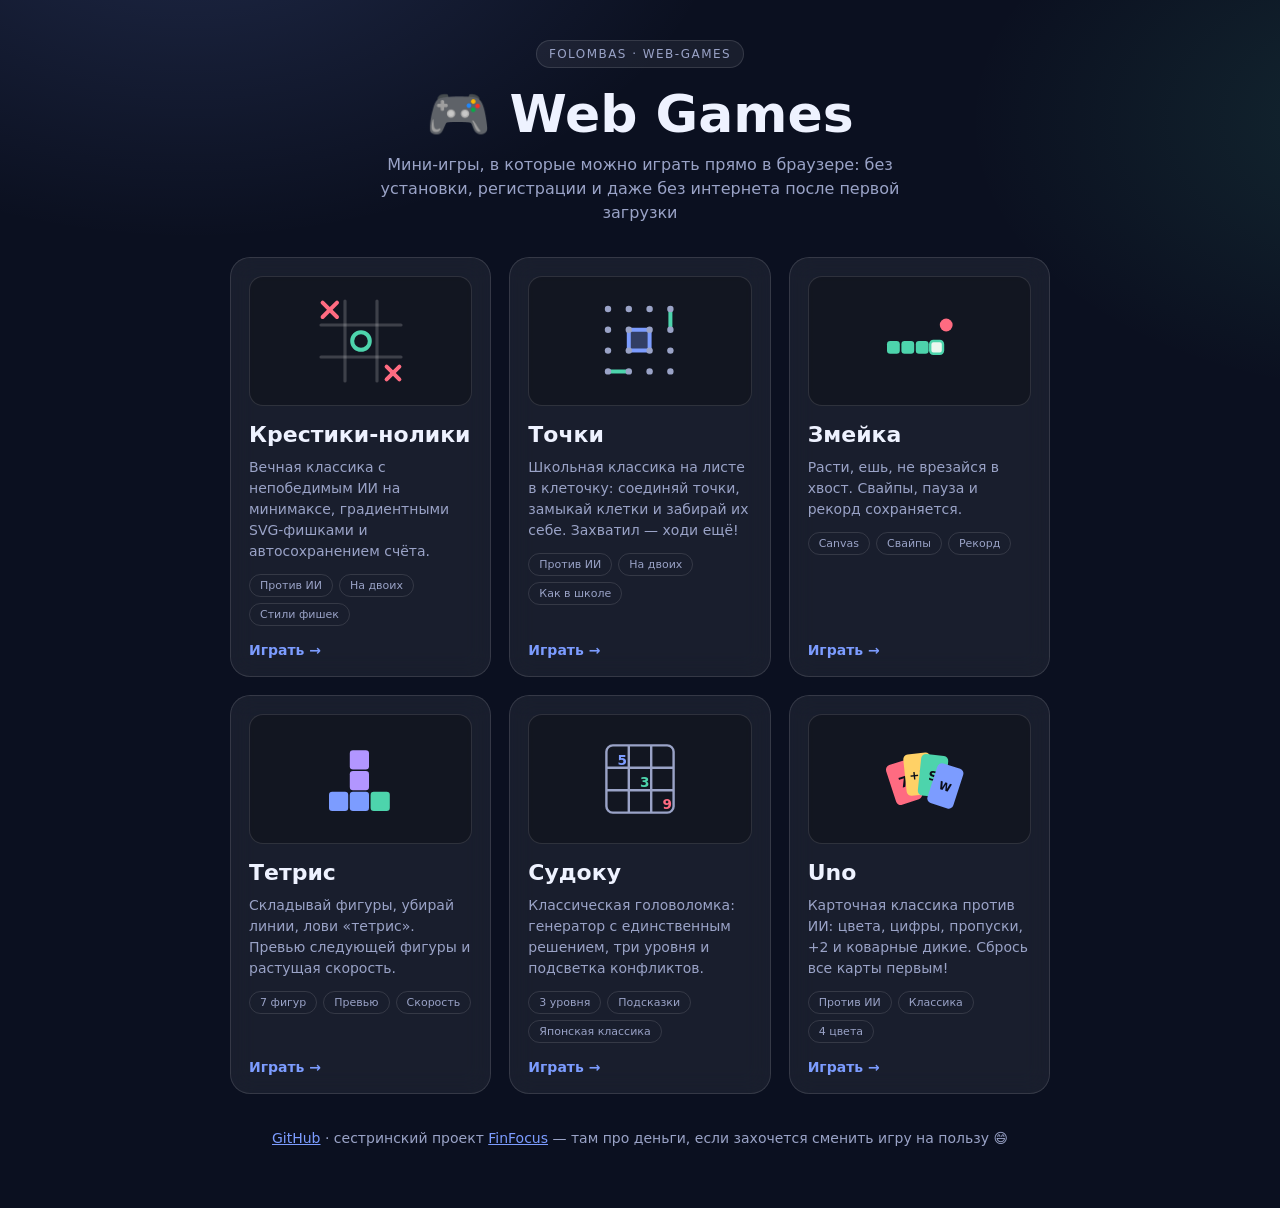
<file: index.html>
<!doctype html>
<html lang="ru">
<head>
  <meta charset="utf-8" />
  <meta name="viewport" content="width=device-width, initial-scale=1" />
  <title>Web Games — коллекция мини-игр</title>
  <meta name="description" content="Шесть браузерных мини-игр: крестики-нолики, точки, змейка, тетрис, судоку и Uno против ИИ. Без установки и регистрации." />
  <meta name="theme-color" content="#0b1020" />
  <meta property="og:title" content="Web Games — коллекция мини-игр" />
  <meta property="og:description" content="Крестики-нолики, точки, змейка, тетрис, судоку и Uno — прямо в браузере." />
  <meta property="og:type" content="website" />
  <meta property="og:url" content="https://folombas.github.io/web-games/" />
  <link rel="canonical" href="https://folombas.github.io/web-games/" />
  <link rel="icon" href="favicon.svg" />
  <link rel="stylesheet" href="styles.css" />
</head>
<body>
  <a class="skip-link" href="#main">Перейти к содержимому</a>
  <main class="app" id="main">
    <header class="app__header">
      <span class="app__badge">folombas · web-games</span>
      <h1 class="app__title">🎮 Web Games</h1>
      <p class="app__subtitle">Мини-игры, в которые можно играть прямо в браузере: без установки, регистрации и даже без интернета после первой загрузки</p>
    </header>

    <section class="cards" aria-label="Игры коллекции">
      <a class="card card--playable" href="tic-tac-toe/">
        <div class="card__preview">
          <svg viewBox="0 0 120 120" class="preview-svg" aria-hidden="true">
            <line x1="40" y1="10" x2="40" y2="110" stroke="rgba(255,255,255,0.18)" stroke-width="4" stroke-linecap="round"/>
            <line x1="80" y1="10" x2="80" y2="110" stroke="rgba(255,255,255,0.18)" stroke-width="4" stroke-linecap="round"/>
            <line x1="10" y1="40" x2="110" y2="40" stroke="rgba(255,255,255,0.18)" stroke-width="4" stroke-linecap="round"/>
            <line x1="10" y1="80" x2="110" y2="80" stroke="rgba(255,255,255,0.18)" stroke-width="4" stroke-linecap="round"/>
            <g stroke="#ff6b81" stroke-width="5" stroke-linecap="round">
              <line x1="12" y1="12" x2="30" y2="30"/>
              <line x1="30" y1="12" x2="12" y2="30"/>
            </g>
            <circle cx="60" cy="60" r="11" stroke="#4dd4ac" stroke-width="5" fill="none"/>
            <g stroke="#ff6b81" stroke-width="5" stroke-linecap="round">
              <line x1="92" y1="92" x2="108" y2="108"/>
              <line x1="108" y1="92" x2="92" y2="108"/>
            </g>
          </svg>
        </div>
        <h2 class="card__title">Крестики-нолики</h2>
        <p class="card__desc">Вечная классика с непобедимым ИИ на минимаксе, градиентными SVG-фишками и автосохранением счёта.</p>
        <ul class="card__tags"><li>Против ИИ</li><li>На двоих</li><li>Стили фишек</li></ul>
        <span class="card__cta">Играть →</span>
      </a>

      <a class="card card--playable" href="dots/">
        <div class="card__preview">
          <svg viewBox="0 0 120 120" class="preview-svg" aria-hidden="true">
            <rect x="47" y="47" width="26" height="26" rx="5" fill="rgba(124,156,255,0.30)"/>
            <g stroke="#7c9cff" stroke-width="5" stroke-linecap="round">
              <line x1="46" y1="46" x2="72" y2="46"/>
              <line x1="46" y1="72" x2="72" y2="72"/>
              <line x1="46" y1="46" x2="46" y2="72"/>
              <line x1="72" y1="46" x2="72" y2="72"/>
            </g>
            <g stroke="#4dd4ac" stroke-width="5" stroke-linecap="round">
              <line x1="98" y1="20" x2="98" y2="46"/>
              <line x1="20" y1="98" x2="46" y2="98"/>
            </g>
            <g fill="#9aa3c7">
              <circle cx="20" cy="20" r="4"/><circle cx="46" cy="20" r="4"/><circle cx="72" cy="20" r="4"/><circle cx="98" cy="20" r="4"/>
              <circle cx="20" cy="46" r="4"/><circle cx="46" cy="46" r="4"/><circle cx="72" cy="46" r="4"/><circle cx="98" cy="46" r="4"/>
              <circle cx="20" cy="72" r="4"/><circle cx="46" cy="72" r="4"/><circle cx="72" cy="72" r="4"/><circle cx="98" cy="72" r="4"/>
              <circle cx="20" cy="98" r="4"/><circle cx="46" cy="98" r="4"/><circle cx="72" cy="98" r="4"/><circle cx="98" cy="98" r="4"/>
            </g>
          </svg>
        </div>
        <h2 class="card__title">Точки</h2>
        <p class="card__desc">Школьная классика на листе в клеточку: соединяй точки, замыкай клетки и забирай их себе. Захватил — ходи ещё!</p>
        <ul class="card__tags"><li>Против ИИ</li><li>На двоих</li><li>Как в школе</li></ul>
        <span class="card__cta">Играть →</span>
      </a>

      <a class="card card--playable" href="snake/">
        <div class="card__preview">
          <svg viewBox="0 0 120 120" class="preview-svg" aria-hidden="true">
            <g fill="#4dd4ac"><rect x="20" y="60" width="16" height="16" rx="4"/><rect x="38" y="60" width="16" height="16" rx="4"/><rect x="56" y="60" width="16" height="16" rx="4"/></g>
            <rect x="74" y="60" width="16" height="16" rx="4" fill="#eaf7ef" stroke="#4dd4ac" stroke-width="3"/>
            <circle cx="94" cy="40" r="8" fill="#ff6b81"/>
          </svg>
        </div>
        <h2 class="card__title">Змейка</h2>
        <p class="card__desc">Расти, ешь, не врезайся в хвост. Свайпы, пауза и рекорд сохраняется.</p>
        <ul class="card__tags"><li>Canvas</li><li>Свайпы</li><li>Рекорд</li></ul>
        <span class="card__cta">Играть →</span>
      </a>


      <a class="card card--playable" href="tetris/">
        <div class="card__preview">
          <svg viewBox="0 0 120 120" class="preview-svg" aria-hidden="true">
            <rect x="20" y="76" width="24" height="24" rx="4" fill="#7c9cff"/><rect x="46" y="76" width="24" height="24" rx="4" fill="#7c9cff"/>
            <rect x="46" y="50" width="24" height="24" rx="4" fill="#b296ff"/><rect x="46" y="24" width="24" height="24" rx="4" fill="#b296ff"/>
            <rect x="72" y="76" width="24" height="24" rx="4" fill="#4dd4ac"/>
          </svg>
        </div>
        <h2 class="card__title">Тетрис</h2>
        <p class="card__desc">Складывай фигуры, убирай линии, лови «тетрис». Превью следующей фигуры и растущая скорость.</p>
        <ul class="card__tags"><li>7 фигур</li><li>Превью</li><li>Скорость</li></ul>
        <span class="card__cta">Играть →</span>
      </a>





      <a class="card card--playable" href="sudoku/">
        <div class="card__preview">
          <svg viewBox="0 0 120 120" class="preview-svg" aria-hidden="true">
            <g fill="none" stroke="#9aa3c7" stroke-width="3">
              <rect x="18" y="18" width="84" height="84" rx="8"/>
              <line x1="46" y1="18" x2="46" y2="102"/><line x1="74" y1="18" x2="74" y2="102"/>
              <line x1="18" y1="46" x2="102" y2="46"/><line x1="18" y1="74" x2="102" y2="74"/>
            </g>
            <text x="32" y="42" font-size="17" font-weight="800" fill="#7c9cff">5</text>
            <text x="60" y="70" font-size="17" font-weight="800" fill="#4dd4ac">3</text>
            <text x="88" y="97" font-size="17" font-weight="800" fill="#ff6b81">9</text>
          </svg>
        </div>
        <h2 class="card__title">Судоку</h2>
        <p class="card__desc">Классическая головоломка: генератор с единственным решением, три уровня и подсветка конфликтов.</p>
        <ul class="card__tags"><li>3 уровня</li><li>Подсказки</li><li>Японская классика</li></ul>
        <span class="card__cta">Играть →</span>
      </a>
      <a class="card card--playable" href="uno/">
        <div class="card__preview">
          <svg viewBox="0 0 120 120" class="preview-svg" aria-hidden="true">
            <g transform="rotate(-18 60 60)"><rect x="24" y="32" width="34" height="52" rx="6" fill="#ff6b81"/><text x="41" y="64" text-anchor="middle" font-size="18" font-weight="800" fill="#0b0e1a">7</text></g>
            <g transform="rotate(-6 60 60)"><rect x="43" y="28" width="34" height="52" rx="6" fill="#ffd166"/><text x="60" y="60" text-anchor="middle" font-size="15" font-weight="800" fill="#0b0e1a">+2</text></g>
            <g transform="rotate(6 60 60)"><rect x="60" y="28" width="34" height="52" rx="6" fill="#4dd4ac"/><text x="77" y="60" text-anchor="middle" font-size="16" font-weight="800" fill="#0b0e1a">S</text></g>
            <g transform="rotate(18 60 60)"><rect x="77" y="32" width="34" height="52" rx="6" fill="#7c9cff"/><text x="94" y="64" text-anchor="middle" font-size="14" font-weight="800" fill="#0b0e1a">W</text></g>
          </svg>
        </div>
        <h2 class="card__title">Uno</h2>
        <p class="card__desc">Карточная классика против ИИ: цвета, цифры, пропуски, +2 и коварные дикие. Сбрось все карты первым!</p>
        <ul class="card__tags"><li>Против ИИ</li><li>Классика</li><li>4 цвета</li></ul>
        <span class="card__cta">Играть →</span>
      </a>

    </section>

    <footer class="app__footer">
      <p><a href="https://github.com/Folombas/web-games">GitHub</a> · сестринский проект <a href="https://github.com/Folombas/FinFocus">FinFocus</a> — там про деньги, если захочется сменить игру на пользу 😄</p>
    </footer>
  </main>
</body>
</html>
</file>
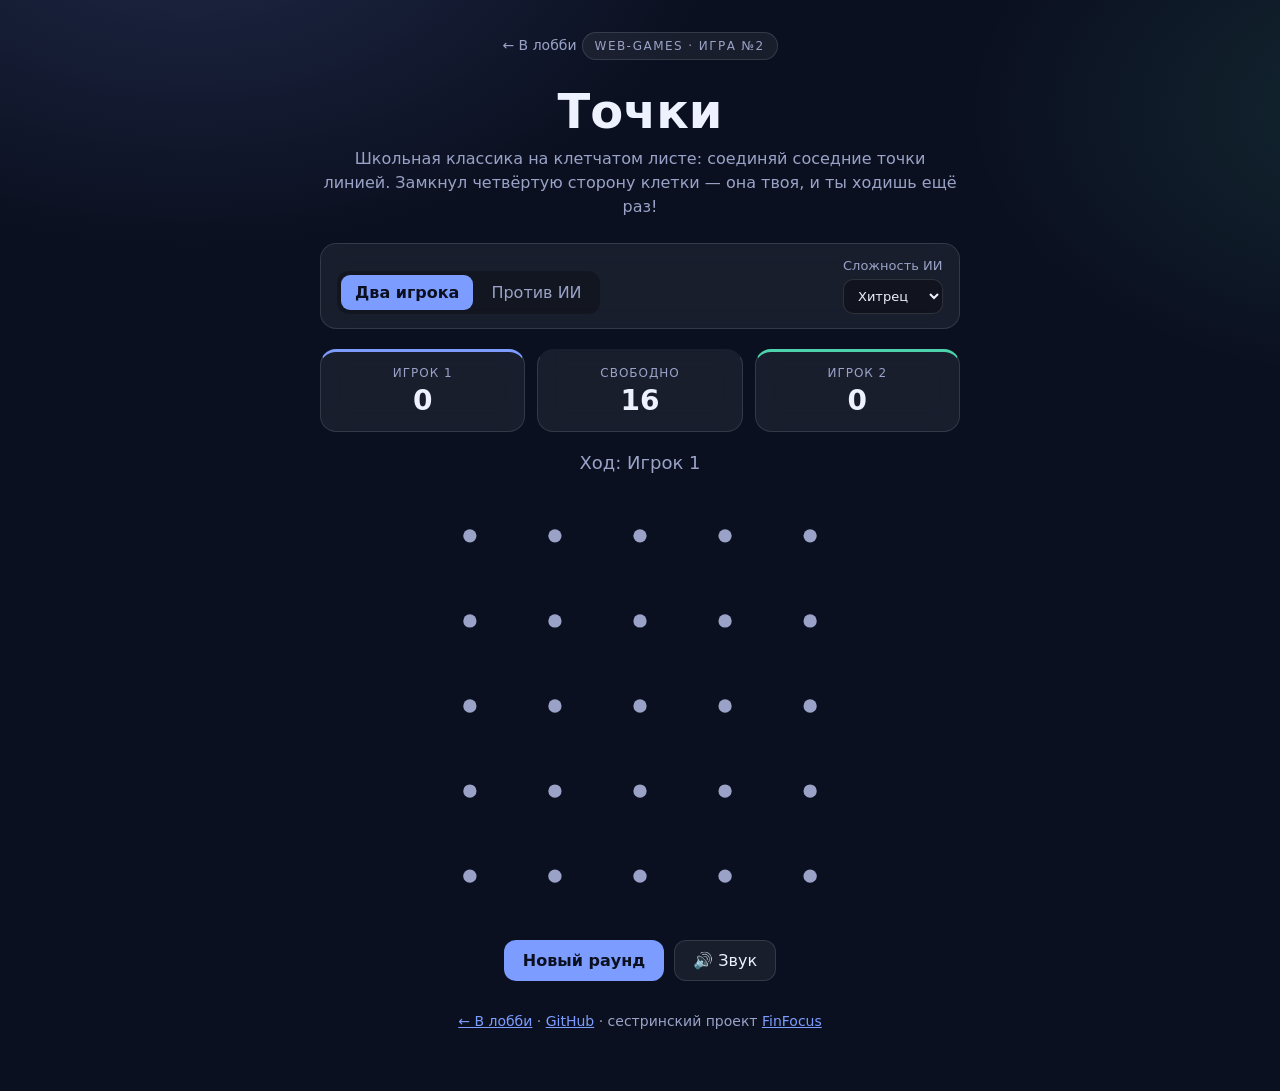
<file: dots/index.html>
<!doctype html>
<html lang="ru">
<head>
  <meta charset="utf-8" />
  <meta name="viewport" content="width=device-width, initial-scale=1" />
  <title>Точки · Web Games</title>
  <meta name="description" content="Точки — школьная классика на клетчатом листе: соединяй точки линиями, замыкай клетки и забирай их себе. Против ИИ или на двоих." />
  <link rel="canonical" href="https://folombas.github.io/web-games/dots/" />
  <link rel="icon" href="/web-games/favicon.svg" />
  <link rel="stylesheet" href="styles.css" />
</head>
<body>
  <a class="skip-link" href="#main">Перейти к содержимому</a>
  <main class="app" id="main">
    <header class="app__header">
      <a class="back-link" href="../">← В лобби</a>
      <span class="app__badge">web-games · игра №2</span>
      <h1 class="app__title">Точки</h1>
      <p class="app__subtitle">Школьная классика на клетчатом листе: соединяй соседние точки линией. Замкнул четвёртую сторону клетки — она твоя, и ты ходишь ещё раз!</p>
    </header>

    <section class="panel controls" aria-label="Настройки игры">
      <div class="segmented" role="group" aria-label="Режим игры">
        <button type="button" class="segmented__btn is-active" data-mode="pvp">Два игрока</button>
        <button type="button" class="segmented__btn" data-mode="ai">Против ИИ</button>
      </div>
      <label class="difficulty">
        <span>Сложность ИИ</span>
        <select id="difficulty">
          <option value="easy">Новичок</option>
          <option value="hard" selected>Хитрец</option>
        </select>
      </label>
    </section>

    <section class="scoreboard" aria-label="Счёт">
      <div class="score-card score-card--p1"><span class="score-card__label">Игрок 1</span><span class="score-card__value" id="scoreP1">0</span></div>
      <div class="score-card"><span class="score-card__label">Свободно</span><span class="score-card__value" id="scoreFree">16</span></div>
      <div class="score-card score-card--p2"><span class="score-card__label" id="scoreP2Label">Игрок 2</span><span class="score-card__value" id="scoreP2">0</span></div>
    </section>

    <p class="status" id="status" role="status" aria-live="polite">Ход: Игрок 1</p>

    <div class="board-wrap">
      <svg id="board" xmlns="http://www.w3.org/2000/svg" role="grid" aria-label="Поле точек 5 на 5"></svg>
    </div>

    <div class="actions">
      <button type="button" class="btn btn--primary" id="newRound">Новый раунд</button>
      <button type="button" class="btn" id="soundToggle" aria-pressed="true">🔊 Звук</button>
    </div>

    <footer class="app__footer">
      <p><a href="../">← В лобби</a> · <a href="https://github.com/Folombas/web-games">GitHub</a> · сестринский проект <a href="https://github.com/Folombas/FinFocus">FinFocus</a></p>
    </footer>
  </main>
  <script type="module" src="game.js"></script>
</body>
</html>
</file>
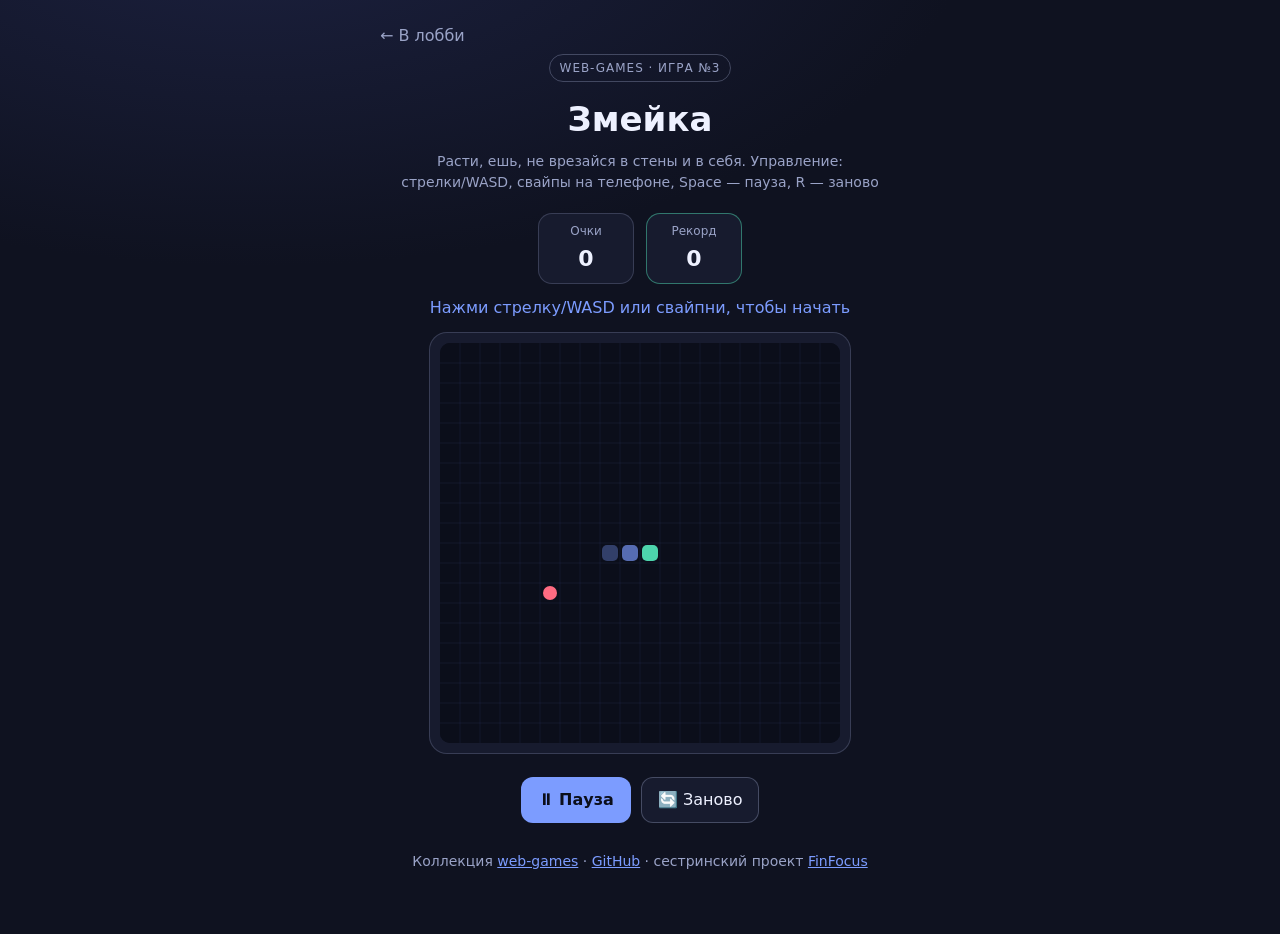
<file: snake/index.html>
<!doctype html>
<html lang="ru">
<head>
  <meta charset="utf-8" />
  <meta name="viewport" content="width=device-width, initial-scale=1" />
  <title>Змейка · Web Games</title>
  <meta name="description" content="Змейка на canvas: расти, ешь, не врезайся. Управление стрелками, WASD или свайпами, пауза на Space и рекорд в localStorage." />
  <link rel="canonical" href="https://folombas.github.io/web-games/snake/" />
  <link rel="icon" href="/web-games/favicon.svg" />
  <link rel="stylesheet" href="styles.css" />
</head>
<body>
  <a class="skip-link" href="#main">Перейти к содержимому</a>
  <main class="app" id="main">
    <header class="app__header">
      <a class="back-link" href="../">← В лобби</a>
      <span class="app__badge">web-games · игра №3</span>
      <h1 class="app__title">Змейка</h1>
      <p class="app__subtitle">Расти, ешь, не врезайся в стены и в себя. Управление: стрелки/WASD, свайпы на телефоне, Space — пауза, R — заново</p>
    </header>

    <section class="scoreboard" aria-label="Счёт">
      <div class="score-card"><span class="score-card__label">Очки</span><span class="score-card__value" id="score">0</span></div>
      <div class="score-card score-card--accent"><span class="score-card__label">Рекорд</span><span class="score-card__value" id="best">0</span></div>
    </section>

    <p class="status" id="status" role="status" aria-live="polite">Нажми любую стрелку или свайпни, чтобы начать</p>

    <div class="board-wrap" id="boardWrap">
      <canvas id="game" width="400" height="400" aria-label="Игровое поле змейки 20 на 20"></canvas>
    </div>

    <div class="actions">
      <button type="button" class="btn btn--primary" id="pauseBtn">⏸ Пауза</button>
      <button type="button" class="btn" id="restartBtn">🔄 Заново</button>
    </div>

    <footer class="app__footer">
      <p>Коллекция <a href="../">web-games</a> · <a href="https://github.com/Folombas/web-games">GitHub</a> · сестринский проект <a href="https://github.com/Folombas/FinFocus">FinFocus</a></p>
    </footer>
  </main>
  <script type="module" src="game.js"></script>
</body>
</html>
</file>
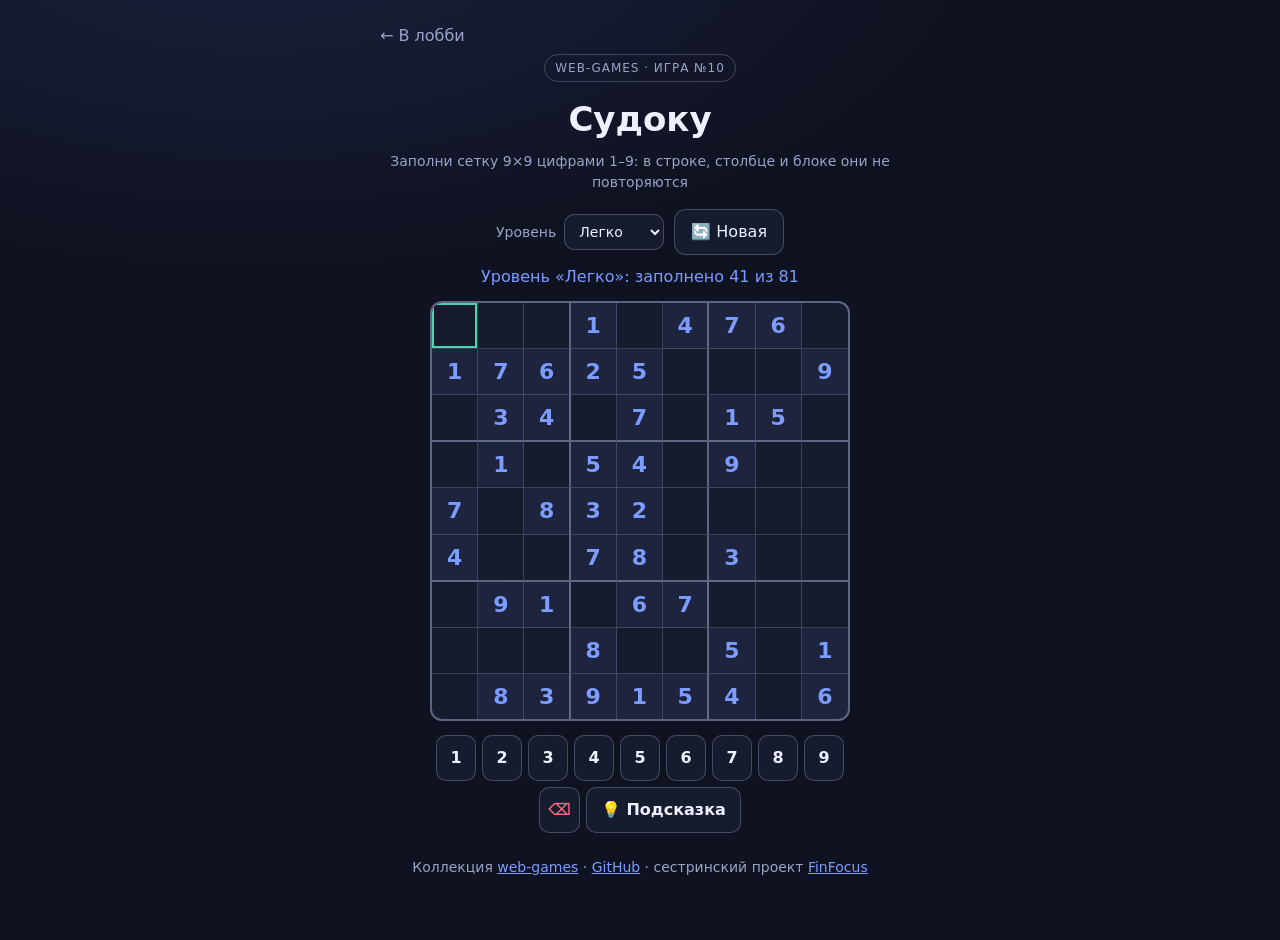
<file: sudoku/index.html>
<!doctype html>
<html lang="ru">
<head>
  <meta charset="utf-8" />
  <meta name="viewport" content="width=device-width, initial-scale=1" />
  <title>Судоку · Web Games</title>
  <meta name="description" content="Судоку с генератором на три уровня: ввод с клавиатуры или кнопками, подсветка конфликтов и проверка решения." />
  <link rel="canonical" href="https://folombas.github.io/web-games/sudoku/" />
  <meta property="og:title" content="Судоку · Web Games" />
  <meta property="og:description" content="Судоку с генератором на три уровня: ввод с клавиатуры или кнопками, подсветка конфликтов и проверка решения." />
  <meta property="og:type" content="website" />
  <meta property="og:url" content="https://folombas.github.io/web-games/sudoku/" />
  <link rel="icon" href="/web-games/favicon.svg" />
  <link rel="stylesheet" href="styles.css" />
</head>
<body>
  <a class="skip-link" href="#main">Перейти к содержимому</a>
  <main class="app" id="main">
    <header class="app__header">
      <a class="back-link" href="../">← В лобби</a>
      <span class="app__badge">web-games · игра №10</span>
      <h1 class="app__title">Судоку</h1>
      <p class="app__subtitle">Заполни сетку 9×9 цифрами 1–9: в строке, столбце и блоке они не повторяются</p>
    </header>

    <section class="controls" aria-label="Управление">
      <label class="level-label">Уровень
        <select id="level" class="select">
          <option value="easy">Легко</option>
          <option value="medium">Средне</option>
          <option value="hard">Сложно</option>
        </select>
      </label>
      <button type="button" class="btn" id="newGame">🔄 Новая</button>
    </section>

    <p class="status" id="status" role="status" aria-live="polite">Выбирай клетку и вводи цифры</p>

    <div class="sudoku" id="grid" tabindex="0" role="application"
      aria-label="Поле судоку 9 на 9. Стрелки двигают выбор, цифры ставят значение, Backspace стирает."></div>

    <div class="numpad" id="numpad" role="group" aria-label="Цифры для ввода"></div>

    <footer class="app__footer">
      <p>Коллекция <a href="../">web-games</a> · <a href="https://github.com/Folombas/web-games">GitHub</a> · сестринский проект <a href="https://github.com/Folombas/FinFocus">FinFocus</a></p>
    </footer>
  </main>
  <script type="module" src="game.js"></script>
</body>
</html>
</file>
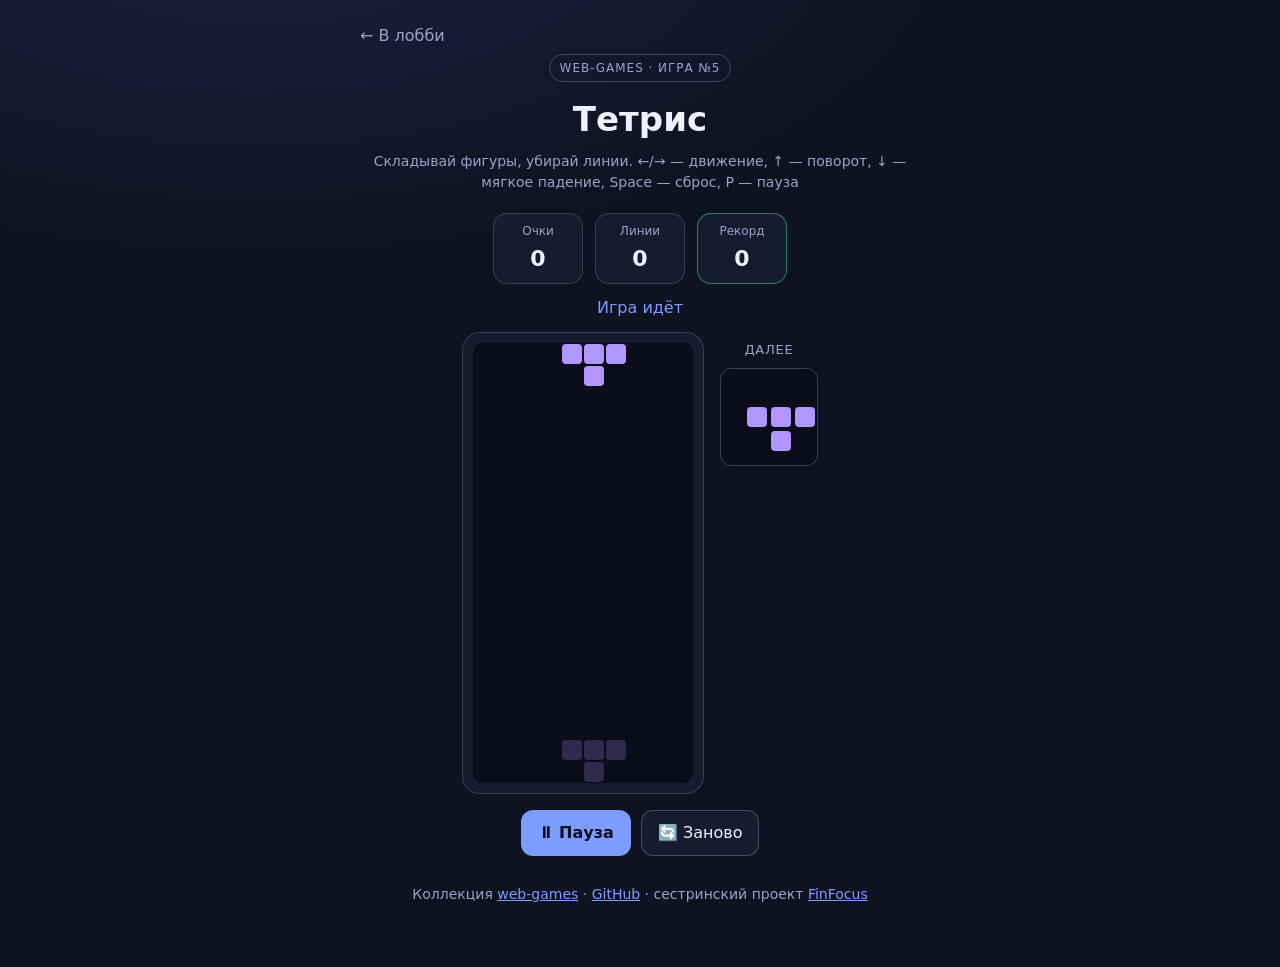
<file: tetris/index.html>
<!doctype html>
<html lang="ru">
<head>
  <meta charset="utf-8" />
  <meta name="viewport" content="width=device-width, initial-scale=1" />
  <title>Тетрис · Web Games</title>
  <meta name="description" content="Тетрис в браузере: семь фигур, вращение, превью следующей, очки за 1–4 линии и нарастающая скорость. Стрелки, Space и P — всё управление." />
  <link rel="canonical" href="https://folombas.github.io/web-games/tetris/" />
  <link rel="icon" href="/web-games/favicon.svg" />
  <link rel="stylesheet" href="styles.css" />
</head>
<body>
  <a class="skip-link" href="#main">Перейти к содержимому</a>
  <main class="app" id="main">
    <header class="app__header">
      <a class="back-link" href="../">← В лобби</a>
      <span class="app__badge">web-games · игра №5</span>
      <h1 class="app__title">Тетрис</h1>
      <p class="app__subtitle">Складывай фигуры, убирай линии. ←/→ — движение, ↑ — поворот, ↓ — мягкое падение, Space — сброс, P — пауза</p>
    </header>

    <section class="scoreboard" aria-label="Счёт">
      <div class="score-card"><span class="score-card__label">Очки</span><span class="score-card__value" id="score">0</span></div>
      <div class="score-card"><span class="score-card__label">Линии</span><span class="score-card__value" id="lines">0</span></div>
      <div class="score-card score-card--accent"><span class="score-card__label">Рекорд</span><span class="score-card__value" id="best">0</span></div>
    </section>

    <p class="status" id="status" role="status" aria-live="polite">Игра идёт</p>

    <div class="tetris-row">
      <div class="board-wrap"><canvas id="game" width="220" height="440" aria-label="Игровое поле тетриса, 10 на 20"></canvas></div>
      <div class="side">
        <p class="side__label">Далее</p>
        <canvas id="preview" width="96" height="96" aria-label="Следующая фигура"></canvas>
      </div>
    </div>

    <div class="actions">
      <button type="button" class="btn btn--primary" id="pauseBtn">⏸ Пауза</button>
      <button type="button" class="btn" id="restartBtn">🔄 Заново</button>
    </div>

    <footer class="app__footer">
      <p>Коллекция <a href="../">web-games</a> · <a href="https://github.com/Folombas/web-games">GitHub</a> · сестринский проект <a href="https://github.com/Folombas/FinFocus">FinFocus</a></p>
    </footer>
  </main>
  <script type="module" src="game.js"></script>
</body>
</html>
</file>
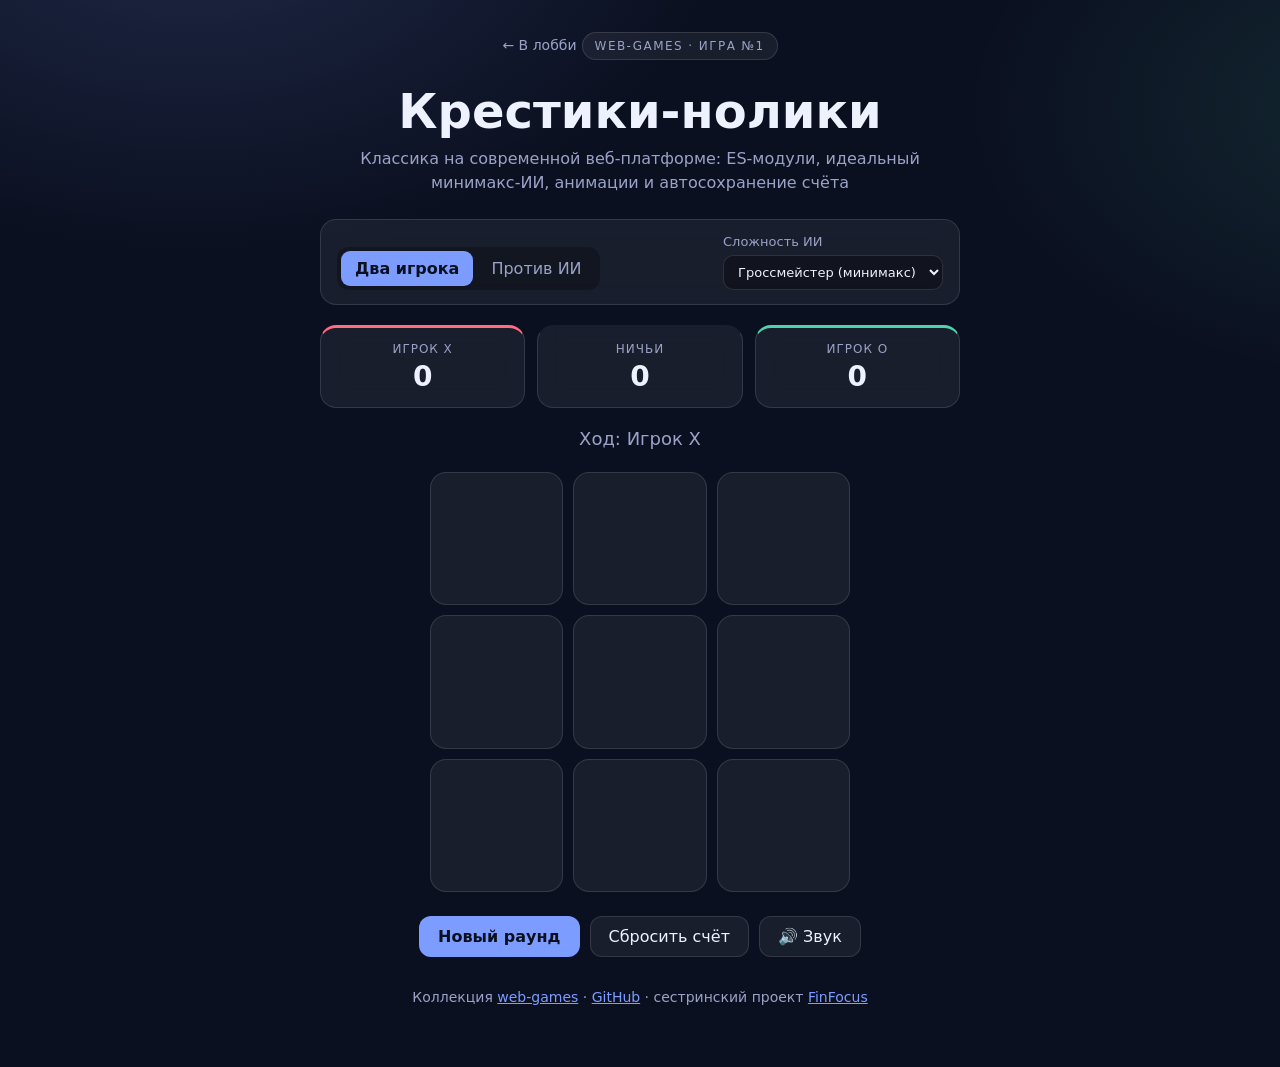
<file: tic-tac-toe/index.html>
<!doctype html>
<html lang="ru">
<head>
  <meta charset="utf-8" />
  <meta name="viewport" content="width=device-width, initial-scale=1" />
  <title>Крестики-нолики · Web Games</title>
  <meta name="description" content="Крестики-нолики на современном веб-стеке: ES-модули, идеальный минимакс-ИИ, анимации, звук и автосохранение счёта." />
  <link rel="canonical" href="https://folombas.github.io/web-games/tic-tac-toe/" />
  <link rel="icon" href="/web-games/favicon.svg" />
  <link rel="stylesheet" href="styles.css" />
</head>
<body>
  <a class="skip-link" href="#main">Перейти к содержимому</a>
  <main class="app" id="main">
    <header class="app__header">
      <a class="back-link" href="../">← В лобби</a>
      <span class="app__badge">web-games · игра №1</span>
      <h1 class="app__title">Крестики-нолики</h1>
      <p class="app__subtitle">Классика на современной веб-платформе: ES-модули, идеальный минимакс-ИИ, анимации и автосохранение счёта</p>
    </header>

    <section class="panel controls" aria-label="Настройки игры">
      <div class="segmented" role="group" aria-label="Режим игры">
        <button type="button" class="segmented__btn is-active" data-mode="pvp">Два игрока</button>
        <button type="button" class="segmented__btn" data-mode="ai">Против ИИ</button>
      </div>
      <label class="difficulty">
        <span>Сложность ИИ</span>
        <select id="difficulty">
          <option value="easy">Новичок</option>
          <option value="hard" selected>Гроссмейстер (минимакс)</option>
        </select>
      </label>
    </section>

    <section class="scoreboard" aria-label="Счёт">
      <div class="score-card score-card--x"><span class="score-card__label">Игрок X</span><span class="score-card__value" id="scoreX">0</span></div>
      <div class="score-card"><span class="score-card__label">Ничьи</span><span class="score-card__value" id="scoreDraw">0</span></div>
      <div class="score-card score-card--o"><span class="score-card__label" id="scoreOLabel">Игрок O</span><span class="score-card__value" id="scoreO">0</span></div>
    </section>

    <p class="status" id="status" role="status" aria-live="polite">Ход: Игрок X</p>

    <div class="board" id="board" role="grid" aria-label="Игровое поле 3 на 3"></div>

    <div class="actions">
      <button type="button" class="btn btn--primary" id="newRound">Новый раунд</button>
      <button type="button" class="btn" id="resetScore">Сбросить счёт</button>
      <button type="button" class="btn" id="soundToggle" aria-pressed="true">🔊 Звук</button>
    </div>

    <footer class="app__footer">
      <p>Коллекция <a href="../">web-games</a> · <a href="https://github.com/Folombas/web-games">GitHub</a> · сестринский проект <a href="https://github.com/Folombas/FinFocus">FinFocus</a></p>
    </footer>
  </main>
  <script type="module" src="game.js"></script>
</body>
</html>
</file>
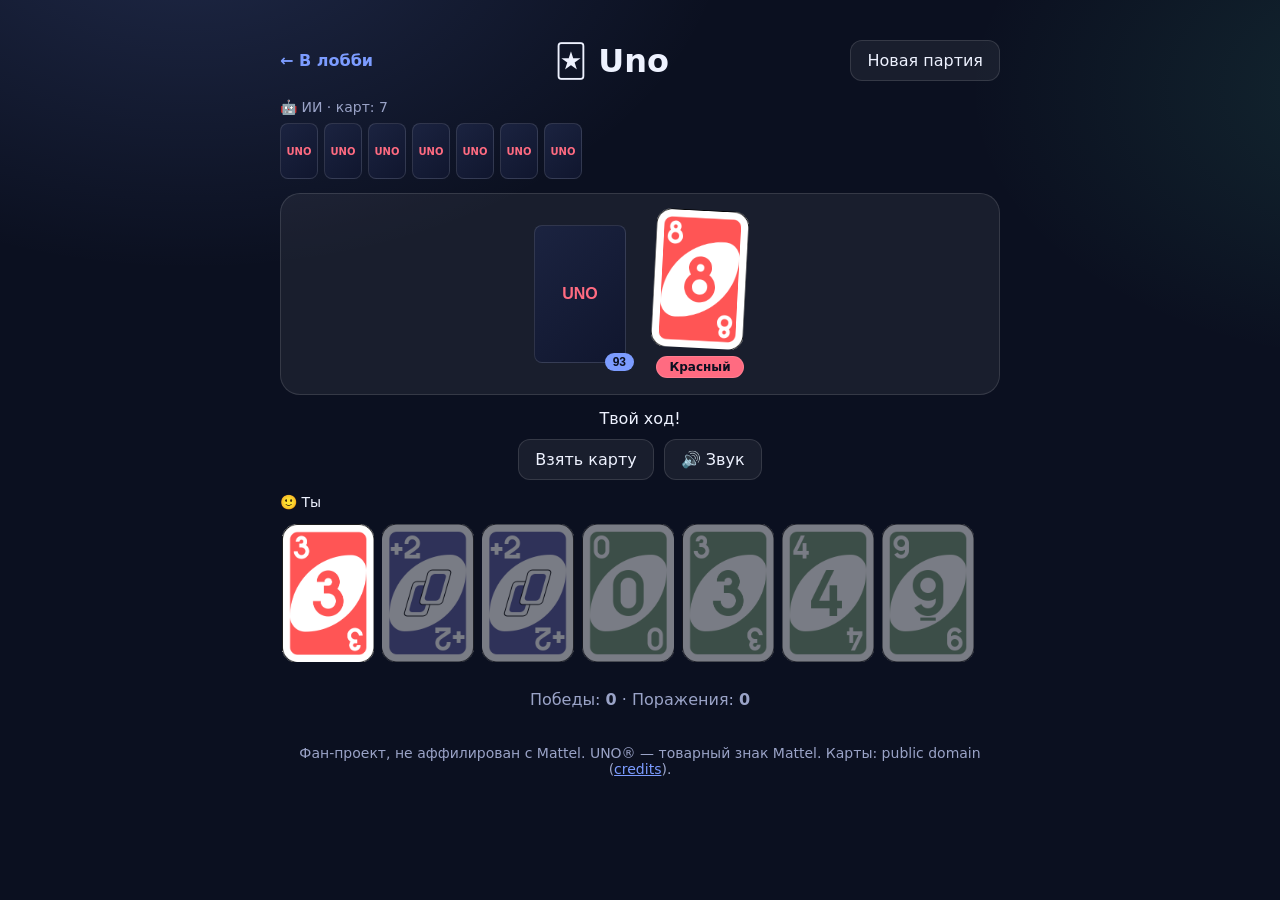
<file: uno/index.html>
<!doctype html>
<html lang="ru">
<head>
  <meta charset="utf-8" />
  <meta name="viewport" content="width=device-width, initial-scale=1" />
  <title>Uno · Web Games</title>
  <meta name="description" content="Классическая карточная игра Uno против ИИ: цвета, цифры, Skip, Reverse, +2, Wild и Wild +4." />
  <link rel="icon" href="../favicon.svg" />
  <link rel="stylesheet" href="../styles.css" />
  <link rel="stylesheet" href="style.css" />
</head>
<body>
  <a class="skip-link" href="#main">Перейти к содержимому</a>
  <main class="app uno" id="main">
    <header class="topbar">
      <a class="back" href="../">← В лобби</a>
      <h1 class="topbar__title">🃏 Uno</h1>
      <button class="btn" id="newGame" type="button" title="Горячая клавиша: N">Новая партия</button>
    </header>

    <section class="side" id="aiSide" aria-label="Рука ИИ">
      <div class="side__label">🤖 ИИ · карт: <span id="aiCount">7</span> <span class="uno-badge" id="aiUno" hidden>UNO!</span></div>
      <div class="backs" id="aiHand"></div>
    </section>

    <section class="table" aria-label="Стол">
      <button class="pile" id="deckBtn" type="button" aria-label="Взять карту из колоды">
        <span class="cardback cardback--small">UNO</span>
        <span class="pile__count" id="deckCount">93</span>
      </button>
      <div class="discard">
        <img id="discardImg" src="assets/cards/R0.png" alt="" width="96" height="144" />
        <span class="chip" id="colorChip">—</span>
      </div>
    </section>

    <p class="status" id="status" role="status" aria-live="polite">Твой ход</p>

    <div class="actions">
      <button class="btn" id="drawBtn" type="button" title="Горячая клавиша: D">Взять карту</button>
      <button class="btn" id="passBtn" type="button" title="Горячая клавиша: P" hidden>Пас →</button>
    </div>

    <section class="side" id="meSide" aria-label="Твоя рука">
      <div class="side__label">🙂 Ты <span class="uno-badge" id="meUno" hidden>UNO!</span></div>
      <div class="hand" id="hand"></div>
    </section>

    <p class="score">Победы: <b id="wins">0</b> · Поражения: <b id="losses">0</b></p>

    <footer class="app__footer">
      <p>Фан-проект, не аффилирован с Mattel. UNO® — товарный знак Mattel. Карты: public domain (<a href="assets/CREDITS.md">credits</a>).</p>
    </footer>
  </main>

  <div class="overlay" id="colorModal" hidden>
    <div class="modal" role="dialog" aria-modal="true" aria-label="Выбери цвет">
      <h2>Выбери цвет</h2>
      <div class="colors">
        <button class="color color--R" data-color="R" type="button">Красный</button>
        <button class="color color--B" data-color="B" type="button">Синий</button>
        <button class="color color--G" data-color="G" type="button">Зелёный</button>
        <button class="color color--Y" data-color="Y" type="button">Жёлтый</button>
      </div>
    </div>
  </div>

  <div class="overlay" id="resultModal" hidden>
    <div class="modal" role="dialog" aria-modal="true" aria-label="Результат партии">
      <h2 id="resultTitle">🎉 Победа!</h2>
      <p id="resultText"></p>
      <button class="btn" id="againBtn" type="button">Сыграть ещё</button>
    </div>
  </div>

  <script type="module" src="game.js"></script>
</body>
</html>
</file>
<file: styles.css>
:root {
  --bg: #0b1020;
  --panel: rgba(255, 255, 255, 0.06);
  --border: rgba(255, 255, 255, 0.12);
  --text: #eef2ff;
  --muted: #9aa3c7;
  --accent: #7c9cff;
  --accent-2: #4dd4ac;
  --shadow: 0 12px 28px rgba(0, 0, 0, 0.35);
}

* { box-sizing: border-box; }
html, body { margin: 0; }

body {
  min-height: 100vh;
  font-family: system-ui, "Segoe UI", Roboto, "Helvetica Neue", Arial, sans-serif;
  color: var(--text);
  background:
    radial-gradient(900px 600px at 15% -10%, rgba(124, 156, 255, 0.18), transparent 60%),
    radial-gradient(800px 500px at 110% 10%, rgba(77, 212, 172, 0.12), transparent 55%),
    var(--bg);
}

.app { max-width: 860px; margin: 0 auto; padding: 40px 20px 48px; }
.app__header { text-align: center; margin-bottom: 32px; }
.app__badge {
  display: inline-block; font-size: 12px; letter-spacing: 0.12em; text-transform: uppercase;
  color: var(--muted); border: 1px solid var(--border); padding: 6px 12px; border-radius: 999px;
  background: var(--panel);
}
.app__title { font-size: clamp(34px, 6vw, 52px); margin: 16px 0 8px; }
.app__subtitle { margin: 0 auto; color: var(--muted); line-height: 1.5; max-width: 560px; }

.cards { display: grid; grid-template-columns: repeat(auto-fill, minmax(240px, 1fr)); gap: 18px; }

.card {
  position: relative; display: flex; flex-direction: column; gap: 10px;
  background: var(--panel); border: 1px solid var(--border); border-radius: 20px;
  padding: 18px; text-decoration: none; color: inherit;
  backdrop-filter: blur(12px); transition: transform 0.2s, border-color 0.2s, background 0.2s;
}
.card--playable:hover { transform: translateY(-4px); box-shadow: var(--shadow); border-color: rgba(124, 156, 255, 0.6); background: rgba(255, 255, 255, 0.09); }

.card__preview {
  height: 130px; display: flex; align-items: center; justify-content: center;
  background: rgba(0, 0, 0, 0.25); border: 1px solid var(--border); border-radius: 14px; overflow: hidden;
}
.preview-svg { width: 96px; height: 96px; }
.card__title { margin: 6px 0 0; font-size: 22px; }
.card__desc { margin: 0; color: var(--muted); font-size: 14px; line-height: 1.5; }

.card__tags { list-style: none; display: flex; gap: 6px; padding: 0; margin: 2px 0 0; flex-wrap: wrap; }
.card__tags li {
  font-size: 11px; padding: 4px 10px; border: 1px solid var(--border);
  border-radius: 999px; color: var(--muted);
}

.card__cta { margin-top: auto; padding-top: 6px; color: var(--accent); font-weight: 600; font-size: 14px; }

.app__footer { text-align: center; margin-top: 36px; color: var(--muted); font-size: 14px; }
.app__footer a { color: var(--accent); }

@media (max-width: 640px) {
  .cards { grid-template-columns: 1fr; }
}

@media (prefers-reduced-motion: reduce) {
  * { animation: none !important; transition: none !important; }
}

.skip-link {
  position: absolute; left: 16px; top: -56px; z-index: 100;
  background: var(--accent); color: #0b1020; padding: 10px 16px;
  border-radius: 12px; font-weight: 600; text-decoration: none; transition: top 0.2s;
}
.skip-link:not(:focus):not(:focus-visible) { top: -56px; }
.skip-link:focus, .skip-link:focus-visible { top: 16px; }
:focus-visible { outline: 2px solid var(--accent); outline-offset: 2px; }
</file>
<file: dots/styles.css>
:root {
  --bg: #0b1020;
  --panel: rgba(255, 255, 255, 0.06);
  --border: rgba(255, 255, 255, 0.12);
  --text: #eef2ff;
  --muted: #9aa3c7;
  --p1: #7c9cff;
  --p2: #4dd4ac;
  --accent: #7c9cff;
}

* { box-sizing: border-box; }
html, body { margin: 0; }

body {
  min-height: 100vh;
  font-family: system-ui, "Segoe UI", Roboto, "Helvetica Neue", Arial, sans-serif;
  color: var(--text);
  background:
    radial-gradient(900px 600px at 15% -10%, rgba(124, 156, 255, 0.18), transparent 60%),
    radial-gradient(800px 500px at 110% 10%, rgba(77, 212, 172, 0.12), transparent 55%),
    var(--bg);
}

.app { max-width: 680px; margin: 0 auto; padding: 32px 20px 48px; }
.app__header { text-align: center; margin-bottom: 24px; }
.back-link { display: inline-block; margin-bottom: 14px; color: var(--muted); text-decoration: none; font-size: 14px; transition: color 0.2s; }
.back-link:hover { color: var(--accent); }
.app__badge {
  display: inline-block; font-size: 12px; letter-spacing: 0.12em; text-transform: uppercase;
  color: var(--muted); border: 1px solid var(--border); padding: 6px 12px; border-radius: 999px;
  background: var(--panel);
}
.app__title { font-size: clamp(32px, 6vw, 48px); margin: 16px 0 8px; }
.app__subtitle { margin: 0; color: var(--muted); line-height: 1.5; }

.panel {
  background: var(--panel); border: 1px solid var(--border); border-radius: 16px;
  backdrop-filter: blur(12px);
}

.controls {
  display: flex; flex-wrap: wrap; gap: 16px; align-items: flex-end;
  justify-content: space-between; padding: 14px 16px; margin-bottom: 20px;
}

.segmented { display: flex; background: rgba(0, 0, 0, 0.25); border-radius: 12px; padding: 4px; gap: 4px; }
.segmented__btn {
  border: 0; background: transparent; color: var(--muted); padding: 8px 14px;
  border-radius: 9px; font: inherit; cursor: pointer; transition: 0.2s;
}
.segmented__btn:hover { color: var(--text); }
.segmented__btn.is-active { background: var(--accent); color: #0b1020; font-weight: 600; }

.difficulty { display: flex; flex-direction: column; gap: 6px; font-size: 13px; color: var(--muted); }
.difficulty select {
  background: rgba(0, 0, 0, 0.3); color: var(--text); border: 1px solid var(--border);
  border-radius: 10px; padding: 8px 10px; font: inherit;
}

.scoreboard { display: grid; grid-template-columns: repeat(3, 1fr); gap: 12px; margin-bottom: 20px; }
.score-card {
  background: var(--panel); border: 1px solid var(--border); border-top: 3px solid transparent;
  border-radius: 16px; display: flex; flex-direction: column; align-items: center; gap: 4px;
  padding: 14px 10px; backdrop-filter: blur(12px);
}
.score-card--p1 { border-top-color: var(--p1); }
.score-card--p2 { border-top-color: var(--p2); }
.score-card__label { font-size: 12px; color: var(--muted); text-transform: uppercase; letter-spacing: 0.08em; }
.score-card__value { font-size: 28px; font-weight: 700; }

.status { text-align: center; min-height: 28px; margin: 0 0 16px; color: var(--muted); font-size: 18px; }

.board-wrap { max-width: 420px; margin: 0 auto 24px; transition: opacity 0.2s; }
#board { width: 100%; height: auto; display: block; }
.dot { fill: var(--muted); transition: fill 0.2s; }
.edge-line { stroke-linecap: round; stroke-width: 7; opacity: 0; transition: opacity 0.15s; }
.edge--p1 { stroke: var(--p1); opacity: 1; filter: drop-shadow(0 0 6px rgba(124, 156, 255, 0.6)); }
.edge--p2 { stroke: var(--p2); opacity: 1; filter: drop-shadow(0 0 6px rgba(77, 212, 172, 0.6)); }
.edge-preview { opacity: 0.3; }
.edge-hit { fill: transparent; cursor: pointer; }
.box-fill { stroke: none; opacity: 0; transition: opacity 0.2s; pointer-events: none; }
.box--p1 { fill: rgba(124, 156, 255, 0.30); opacity: 1; }
.box--p2 { fill: rgba(77, 212, 172, 0.30); opacity: 1; }
.box-anim { animation: pop 0.25s ease; }

.board-wrap.is-thinking { opacity: 0.75; pointer-events: none; }
.board-wrap.is-over .edge-hit { cursor: default; }

@keyframes pop {
  from { transform: scale(0.4); opacity: 0; }
  to { transform: scale(1); opacity: 1; }
}

.actions { display: flex; gap: 10px; justify-content: center; flex-wrap: wrap; }
.btn {
  border: 1px solid var(--border); background: var(--panel); color: var(--text);
  padding: 10px 18px; border-radius: 12px; font: inherit; cursor: pointer; transition: 0.2s;
}
.btn:hover { background: rgba(255, 255, 255, 0.12); }
.btn--primary { background: var(--accent); border-color: transparent; color: #0b1020; font-weight: 600; }
.btn--primary:hover { filter: brightness(1.1); }

.app__footer { text-align: center; margin-top: 32px; color: var(--muted); font-size: 14px; }
.app__footer a { color: var(--accent); }

@media (max-width: 480px) {
  .controls { flex-direction: column; align-items: stretch; }
  .difficulty select { width: 100%; }
  .app { padding: 24px 14px 40px; }
  .score-card { padding: 10px 8px; }
  .score-card__value { font-size: 22px; }
}

@media (prefers-reduced-motion: reduce) {
  * { animation: none !important; transition: none !important; }
}

.skip-link {
  position: absolute; left: 16px; top: -56px; z-index: 100;
  background: var(--accent); color: #0b1020; padding: 10px 16px;
  border-radius: 12px; font-weight: 600; text-decoration: none; transition: top 0.2s;
}
.skip-link:not(:focus):not(:focus-visible) { top: -56px; }
.skip-link:focus, .skip-link:focus-visible { top: 16px; }
:focus-visible { outline: 2px solid var(--accent); outline-offset: 2px; }
</file>
<file: snake/styles.css>
:root {
  --bg: #0f1220;
  --panel: #171b2e;
  --ink: #eef1ff;
  --muted: #9aa3c7;
  --accent: #4dd4ac;
  --accent-2: #7c9cff;
  --danger: #ff6b81;
  --cell: 20px;
}

* { box-sizing: border-box; }

body {
  margin: 0;
  min-height: 100vh;
  font: 16px/1.5 system-ui, -apple-system, "Segoe UI", sans-serif;
  color: var(--ink);
  background: radial-gradient(1200px 600px at 20% -10%, #1c2140 0%, var(--bg) 60%);
  display: grid;
  place-items: center;
  padding: 24px 16px 48px;
}

.app { width: 100%; max-width: 520px; text-align: center; }

.app__header { display: grid; gap: 6px; justify-items: center; margin-bottom: 20px; }
.back-link { color: var(--muted); text-decoration: none; justify-self: start; }
.back-link:hover { color: var(--ink); }
.app__badge {
  font-size: 12px; letter-spacing: 0.08em; text-transform: uppercase;
  color: var(--muted); border: 1px solid rgba(154,163,199,0.35);
  padding: 4px 10px; border-radius: 999px;
}
.app__title { margin: 6px 0 0; font-size: 34px; }
.app__subtitle { margin: 0; color: var(--muted); font-size: 14px; }

.scoreboard { display: flex; gap: 12px; justify-content: center; margin-bottom: 12px; }
.score-card {
  background: var(--panel); border: 1px solid rgba(154,163,199,0.25);
  border-radius: 14px; padding: 8px 18px; display: grid; gap: 2px; min-width: 96px;
}
.score-card--accent { border-color: rgba(77,212,172,0.5); }
.score-card__label { font-size: 12px; color: var(--muted); }
.score-card__value { font-size: 22px; font-weight: 700; font-variant-numeric: tabular-nums; }

.status { color: var(--accent-2); min-height: 1.5em; margin: 0 0 12px; }

.board-wrap {
  display: inline-block; padding: 10px; border-radius: 18px;
  background: var(--panel); border: 1px solid rgba(154,163,199,0.25);
  touch-action: none;
}
canvas { display: block; border-radius: 10px; background: #0b0e1a; max-width: 100%; height: auto; }

.actions { display: flex; gap: 10px; justify-content: center; margin-top: 16px; flex-wrap: wrap; }
.btn {
  font: inherit; color: var(--ink); background: var(--panel);
  border: 1px solid rgba(154,163,199,0.35); border-radius: 12px;
  padding: 10px 16px; cursor: pointer;
}
.btn--primary { background: var(--accent-2); border-color: transparent; color: #0b0e1a; font-weight: 700; }
.btn:hover { filter: brightness(1.15); }
.btn:focus-visible, .back-link:focus-visible { outline: 2px solid var(--accent); outline-offset: 2px; }

.app__footer { margin-top: 28px; color: var(--muted); font-size: 14px; }
.app__footer a { color: var(--accent-2); }
@media (max-width: 420px) { .app__title { font-size: 26px; } }

.skip-link {
  position: absolute; left: 16px; top: -56px; z-index: 100;
  background: var(--accent); color: #0b1020; padding: 10px 16px;
  border-radius: 12px; font-weight: 600; text-decoration: none; transition: top 0.2s;
}
.skip-link:not(:focus):not(:focus-visible) { top: -56px; }
.skip-link:focus, .skip-link:focus-visible { top: 16px; }
:focus-visible { outline: 2px solid var(--accent); outline-offset: 2px; }
</file>
<file: sudoku/styles.css>
:root {
  --bg: #0f1220;
  --panel: #171b2e;
  --inset: #0b0e1a;
  --ink: #eef1ff;
  --muted: #9aa3c7;
  --accent: #4dd4ac;
  --accent-2: #7c9cff;
  --danger: #ff6b81;
  --line: rgba(154,163,199,0.28);
  --line-strong: rgba(154,163,199,0.55);
}
* { box-sizing: border-box; }
body {
  margin: 0; min-height: 100vh;
  font: 16px/1.5 system-ui, -apple-system, "Segoe UI", sans-serif;
  color: var(--ink);
  background: radial-gradient(1200px 600px at 20% -10%, #1c2140 0%, var(--bg) 60%);
  display: grid; place-items: center; padding: 24px 16px 48px;
}
.app { width: 100%; max-width: 520px; text-align: center; }
.app__header { display: grid; gap: 6px; justify-items: center; margin-bottom: 16px; }
.back-link { color: var(--muted); text-decoration: none; justify-self: start; }
.back-link:hover { color: var(--ink); }
.app__badge {
  font-size: 12px; letter-spacing: 0.08em; text-transform: uppercase;
  color: var(--muted); border: 1px solid rgba(154,163,199,0.35);
  padding: 4px 10px; border-radius: 999px;
}
.app__title { margin: 6px 0 0; font-size: 34px; }
.app__subtitle { margin: 0; color: var(--muted); font-size: 14px; }
.controls { display: flex; gap: 10px; justify-content: center; align-items: center; margin-bottom: 10px; flex-wrap: wrap; }
.level-label { color: var(--muted); font-size: 14px; display: inline-flex; gap: 8px; align-items: center; }
.select {
  font: inherit; color: var(--ink); background: var(--panel);
  border: 1px solid rgba(154,163,199,0.35); border-radius: 10px; padding: 8px 10px;
}
.status { color: var(--accent-2); min-height: 1.5em; margin: 0 0 12px; }
.sudoku {
  display: grid; grid-template-columns: repeat(9, 1fr);
  width: 100%; max-width: 420px; aspect-ratio: 1;
  margin: 0 auto 14px; background: var(--panel);
  border: 2px solid var(--line-strong); border-radius: 12px;
  overflow: hidden; outline: none;
}
.sudoku:focus-visible { outline: 2px solid var(--accent); outline-offset: 2px; }
.cell {
  display: grid; place-items: center;
  border-right: 1px solid var(--line); border-bottom: 1px solid var(--line);
  font-weight: 700; font-size: clamp(14px, 4vw, 22px);
  user-select: none; cursor: pointer;
}
.cell:nth-child(9n) { border-right: none; }
.cell.br { border-right: 2px solid var(--line-strong); }
.cell.bb { border-bottom: 2px solid var(--line-strong); }
.cell:nth-child(n+73) { border-bottom: none; }
.cell.given { color: var(--accent-2); background: rgba(124,156,255,0.07); cursor: default; }
.cell.conflict { color: var(--danger); background: rgba(255,107,129,0.14); }
.cell.sel { box-shadow: inset 0 0 0 2px var(--accent); }
.numpad { display: flex; gap: 6px; justify-content: center; flex-wrap: wrap; max-width: 420px; margin: 0 auto; }
.num {
  font: inherit; min-width: 40px; padding: 10px 8px;
  color: var(--ink); background: var(--panel);
  border: 1px solid rgba(154,163,199,0.35); border-radius: 10px; cursor: pointer;
  font-weight: 700;
}
.num:hover { filter: brightness(1.2); }
.num--del { color: var(--danger); }
.btn {
  font: inherit; color: var(--ink); background: var(--panel);
  border: 1px solid rgba(154,163,199,0.35); border-radius: 12px;
  padding: 10px 16px; cursor: pointer;
}
.btn:hover { filter: brightness(1.15); }
.app__footer { margin-top: 24px; color: var(--muted); font-size: 14px; }
.app__footer a { color: var(--accent-2); }

@media (max-width: 480px) {
  .app { padding: 0 4px; }
  .app__title { font-size: 26px; }
  .cell { font-size: 14px; border-right-width: 1px; }
  .cell.br { border-right-width: 2px; }
  .num { min-width: 34px; padding: 8px 6px; }
}

.skip-link {
  position: absolute; left: 16px; top: -56px; z-index: 100;
  background: var(--accent-2); color: #0b0e1a; padding: 10px 16px;
  border-radius: 12px; font-weight: 600; text-decoration: none; transition: top 0.2s;
}
.skip-link:not(:focus):not(:focus-visible) { top: -56px; }
.skip-link:focus, .skip-link:focus-visible { top: 16px; }
:focus-visible { outline: 2px solid var(--accent); outline-offset: 2px; }

/* Итерация 2: подсказка и подсветка одинаковых цифр. */
.num--hint { width: auto; padding: 0 14px; }
.cell.same { background: rgba(124, 156, 255, 0.18); }
</file>
<file: tetris/styles.css>
:root {
  --bg: #0f1220;
  --panel: #171b2e;
  --inset: #0b0e1a;
  --ink: #eef1ff;
  --muted: #9aa3c7;
  --accent: #4dd4ac;
  --accent-2: #7c9cff;
  --danger: #ff6b81;
}
* { box-sizing: border-box; }
body {
  margin: 0; min-height: 100vh;
  font: 16px/1.5 system-ui, -apple-system, "Segoe UI", sans-serif;
  color: var(--ink);
  background: radial-gradient(1200px 600px at 20% -10%, #1c2140 0%, var(--bg) 60%);
  display: grid; place-items: center; padding: 24px 16px 48px;
}
.app { width: 100%; max-width: 560px; text-align: center; }
.app__header { display: grid; gap: 6px; justify-items: center; margin-bottom: 20px; }
.back-link { color: var(--muted); text-decoration: none; justify-self: start; }
.back-link:hover { color: var(--ink); }
.app__badge {
  font-size: 12px; letter-spacing: 0.08em; text-transform: uppercase;
  color: var(--muted); border: 1px solid rgba(154,163,199,0.35);
  padding: 4px 10px; border-radius: 999px;
}
.app__title { margin: 6px 0 0; font-size: 34px; }
.app__subtitle { margin: 0; color: var(--muted); font-size: 14px; }
.scoreboard { display: flex; gap: 12px; justify-content: center; margin-bottom: 12px; flex-wrap: wrap; }
.score-card {
  background: var(--panel); border: 1px solid rgba(154,163,199,0.25);
  border-radius: 14px; padding: 8px 18px; display: grid; gap: 2px; min-width: 90px;
}
.score-card--accent { border-color: rgba(77,212,172,0.5); }
.score-card__label { font-size: 12px; color: var(--muted); }
.score-card__value { font-size: 22px; font-weight: 700; font-variant-numeric: tabular-nums; }
.status { color: var(--accent-2); min-height: 1.5em; margin: 0 0 12px; }
.tetris-row { display: flex; gap: 16px; justify-content: center; align-items: flex-start; }
.board-wrap { padding: 10px; border-radius: 18px; background: var(--panel); border: 1px solid rgba(154,163,199,0.25); }
canvas { display: block; border-radius: 10px; background: var(--inset); max-width: 100%; height: auto; }
.side { display: grid; gap: 8px; justify-items: center; padding-top: 8px; }
.side__label { margin: 0; color: var(--muted); font-size: 13px; text-transform: uppercase; letter-spacing: 0.06em; }
.side canvas { background: var(--panel); border: 1px solid rgba(154,163,199,0.25); border-radius: 12px; }
.actions { display: flex; gap: 10px; justify-content: center; margin-top: 16px; flex-wrap: wrap; }
.btn {
  font: inherit; color: var(--ink); background: var(--panel);
  border: 1px solid rgba(154,163,199,0.35); border-radius: 12px;
  padding: 10px 16px; cursor: pointer;
}
.btn--primary { background: var(--accent-2); border-color: transparent; color: #0b0e1a; font-weight: 700; }
.btn:hover { filter: brightness(1.15); }
.btn:focus-visible, .back-link:focus-visible { outline: 2px solid var(--accent); outline-offset: 2px; }
.app__footer { margin-top: 28px; color: var(--muted); font-size: 14px; }
.app__footer a { color: var(--accent-2); }
@media (max-width: 420px) { .app__title { font-size: 26px; } }

.skip-link {
  position: absolute; left: 16px; top: -56px; z-index: 100;
  background: var(--accent); color: #0b1020; padding: 10px 16px;
  border-radius: 12px; font-weight: 600; text-decoration: none; transition: top 0.2s;
}
.skip-link:not(:focus):not(:focus-visible) { top: -56px; }
.skip-link:focus, .skip-link:focus-visible { top: 16px; }
:focus-visible { outline: 2px solid var(--accent); outline-offset: 2px; }
</file>
<file: tic-tac-toe/styles.css>
:root {
  --bg: #0b1020;
  --panel: rgba(255, 255, 255, 0.06);
  --border: rgba(255, 255, 255, 0.12);
  --text: #eef2ff;
  --muted: #9aa3c7;
  --x: #ff6b81;
  --o: #4dd4ac;
  --accent: #7c9cff;
}

* { box-sizing: border-box; }
html, body { margin: 0; }

body {
  min-height: 100vh;
  font-family: system-ui, "Segoe UI", Roboto, "Helvetica Neue", Arial, sans-serif;
  color: var(--text);
  background:
    radial-gradient(900px 600px at 15% -10%, rgba(124, 156, 255, 0.18), transparent 60%),
    radial-gradient(800px 500px at 110% 10%, rgba(77, 212, 172, 0.12), transparent 55%),
    var(--bg);
}

.app { max-width: 680px; margin: 0 auto; padding: 32px 20px 48px; }
.app__header { text-align: center; margin-bottom: 24px; }
.back-link { display: inline-block; margin-bottom: 14px; color: var(--muted); text-decoration: none; font-size: 14px; transition: color 0.2s; }
.back-link:hover { color: var(--accent); }
.app__badge {
  display: inline-block; font-size: 12px; letter-spacing: 0.12em; text-transform: uppercase;
  color: var(--muted); border: 1px solid var(--border); padding: 6px 12px; border-radius: 999px;
  background: var(--panel);
}
.app__title { font-size: clamp(32px, 6vw, 48px); margin: 16px 0 8px; }
.app__subtitle { margin: 0; color: var(--muted); line-height: 1.5; }

.panel {
  background: var(--panel); border: 1px solid var(--border); border-radius: 16px;
  backdrop-filter: blur(12px);
}

.controls {
  display: flex; flex-wrap: wrap; gap: 16px; align-items: flex-end;
  justify-content: space-between; padding: 14px 16px; margin-bottom: 20px;
}

.segmented { display: flex; background: rgba(0, 0, 0, 0.25); border-radius: 12px; padding: 4px; gap: 4px; }
.segmented__btn {
  border: 0; background: transparent; color: var(--muted); padding: 8px 14px;
  border-radius: 9px; font: inherit; cursor: pointer; transition: 0.2s;
}
.segmented__btn:hover { color: var(--text); }
.segmented__btn.is-active { background: var(--accent); color: #0b1020; font-weight: 600; }

.difficulty { display: flex; flex-direction: column; gap: 6px; font-size: 13px; color: var(--muted); }
.difficulty select {
  background: rgba(0, 0, 0, 0.3); color: var(--text); border: 1px solid var(--border);
  border-radius: 10px; padding: 8px 10px; font: inherit;
}

.scoreboard { display: grid; grid-template-columns: repeat(3, 1fr); gap: 12px; margin-bottom: 20px; }
.score-card {
  background: var(--panel); border: 1px solid var(--border); border-top: 3px solid transparent;
  border-radius: 16px; display: flex; flex-direction: column; align-items: center; gap: 4px;
  padding: 14px 10px; backdrop-filter: blur(12px);
}
.score-card--x { border-top-color: var(--x); }
.score-card--o { border-top-color: var(--o); }
.score-card__label { font-size: 12px; color: var(--muted); text-transform: uppercase; letter-spacing: 0.08em; }
.score-card__value { font-size: 28px; font-weight: 700; }

.status { text-align: center; min-height: 28px; margin: 0 0 16px; color: var(--muted); font-size: 18px; }

.board { display: grid; grid-template-columns: repeat(3, 1fr); gap: 10px; max-width: 420px; margin: 0 auto 24px; }
.cell {
  aspect-ratio: 1; border-radius: 16px; background: var(--panel); border: 1px solid var(--border);
  display: flex; align-items: center; justify-content: center; padding: 0; cursor: pointer;
  transition: transform 0.15s, background 0.2s; -webkit-tap-highlight-color: transparent;
}
.cell:hover:not(.is-filled) { transform: translateY(-2px); background: rgba(255, 255, 255, 0.1); }
.cell.is-filled { cursor: default; }
.cell--x { color: var(--x); }
.cell--o { color: var(--o); }
.cell.is-win { animation: winGlow 1.2s ease-in-out infinite alternate; border-color: currentColor; }

/* SVG-фишки: градиентный крестик и кольцо нолика со свечением. */
.mark { width: 64%; height: 64%; display: block; animation: pop 0.25s ease; }
.mark--x { filter: drop-shadow(0 0 12px rgba(255, 107, 129, 0.45)); }
.mark--o { filter: drop-shadow(0 0 12px rgba(77, 212, 172, 0.4)); }

.board.is-thinking .cell { pointer-events: none; }
.board.is-thinking { opacity: 0.85; }
.board.is-over .cell { cursor: default; }

@keyframes pop {
  from { transform: scale(0.4); opacity: 0; }
  to { transform: scale(1); opacity: 1; }
}
@keyframes winGlow {
  from { box-shadow: 0 0 0 rgba(124, 156, 255, 0); }
  to { box-shadow: 0 0 24px rgba(124, 156, 255, 0.55); }
}

.actions { display: flex; gap: 10px; justify-content: center; flex-wrap: wrap; }
.btn {
  border: 1px solid var(--border); background: var(--panel); color: var(--text);
  padding: 10px 18px; border-radius: 12px; font: inherit; cursor: pointer; transition: 0.2s;
}
.btn:hover { background: rgba(255, 255, 255, 0.12); }
.btn--primary { background: var(--accent); border-color: transparent; color: #0b1020; font-weight: 600; }
.btn--primary:hover { filter: brightness(1.1); }

.app__footer { text-align: center; margin-top: 32px; color: var(--muted); font-size: 14px; }
.app__footer a { color: var(--accent); }

@media (max-width: 480px) {
  .controls { flex-direction: column; align-items: stretch; }
  .difficulty select { width: 100%; }
  .app { padding: 24px 14px 40px; }
  .score-card { padding: 10px 8px; }
  .score-card__value { font-size: 22px; }
}

@media (prefers-reduced-motion: reduce) {
  * { animation: none !important; transition: none !important; }
}

.skip-link {
  position: absolute; left: 16px; top: -56px; z-index: 100;
  background: var(--accent); color: #0b1020; padding: 10px 16px;
  border-radius: 12px; font-weight: 600; text-decoration: none; transition: top 0.2s;
}
.skip-link:not(:focus):not(:focus-visible) { top: -56px; }
.skip-link:focus, .skip-link:focus-visible { top: 16px; }
:focus-visible { outline: 2px solid var(--accent); outline-offset: 2px; }
</file>
<file: uno/style.css>
/* Uno — поверх общих токенов ../styles.css */
:root {
  --red: #ff6b81; --blue: #7c9cff; --green: #4dd4ac; --yellow: #ffd166;
  --cw: clamp(64px, 17vw, 92px);
}
.uno { max-width: 760px; }
.topbar { display: flex; align-items: center; justify-content: space-between; gap: 12px; margin-bottom: 18px; }
.topbar__title { margin: 0; font-size: clamp(22px, 4vw, 32px); }
.back { color: var(--accent); text-decoration: none; font-weight: 600; }
.btn { font: inherit; color: var(--text); background: var(--panel); border: 1px solid var(--border); border-radius: 12px; padding: 10px 16px; cursor: pointer; transition: border-color .2s, background .2s; }
.btn:hover:not(:disabled) { border-color: var(--accent); background: rgba(255,255,255,.09); }
.btn:disabled { opacity: .45; cursor: default; }
.side { margin: 14px 0; }
.side__label { color: var(--muted); font-size: 14px; margin-bottom: 8px; }
.side--active .side__label { color: var(--text); }
.uno-badge { background: var(--red); color: #0b1020; font-weight: 800; border-radius: 999px; padding: 2px 10px; margin-left: 6px; }
.backs { display: flex; gap: 6px; flex-wrap: wrap; min-height: 56px; }
.cardback { width: 38px; height: 56px; border-radius: 8px; display: inline-flex; align-items: center; justify-content: center; background: linear-gradient(135deg, #1b2340, #10162e); border: 1px solid var(--border); color: var(--red); font-weight: 800; font-size: 10px; }
.cardback--small { width: var(--cw); height: calc(var(--cw) * 1.5); font-size: 16px; }
.table { display: flex; align-items: center; justify-content: center; gap: 28px; padding: 16px; background: var(--panel); border: 1px solid var(--border); border-radius: 20px; }
.pile { position: relative; background: none; border: 0; padding: 0; cursor: pointer; }
.pile:disabled { opacity: .5; cursor: default; }
.pile__count { position: absolute; right: -8px; bottom: -8px; background: var(--accent); color: #0b1020; font-weight: 700; font-size: 12px; border-radius: 999px; padding: 2px 8px; }
.discard { display: flex; flex-direction: column; align-items: center; gap: 8px; }
.discard img { width: var(--cw); height: calc(var(--cw) * 1.5); object-fit: contain; transform: rotate(3deg); }
.chip { font-size: 12px; font-weight: 700; border-radius: 999px; padding: 3px 12px; border: 1px solid var(--border); color: #0b1020; }
.chip--R { background: var(--red); } .chip--B { background: var(--blue); }
.chip--G { background: var(--green); } .chip--Y { background: var(--yellow); }
.status { text-align: center; min-height: 24px; margin: 14px 0 6px; }
.actions { display: flex; justify-content: center; gap: 10px; margin-bottom: 6px; }
.hand { display: flex; gap: 8px; overflow-x: auto; padding: 6px 2px 12px; min-height: calc(var(--cw) * 1.5 + 18px); }
.ucard { flex: 0 0 auto; background: none; border: 0; padding: 0; cursor: pointer; border-radius: 10px; transition: transform .15s; }
.ucard img { display: block; width: var(--cw); height: calc(var(--cw) * 1.5); object-fit: contain; }
.ucard:hover:not(:disabled) { transform: translateY(-8px); }
.ucard:disabled { opacity: .45; cursor: default; filter: saturate(.4); }
.score { text-align: center; color: var(--muted); }
.overlay { position: fixed; inset: 0; background: rgba(5,8,18,.7); display: flex; align-items: center; justify-content: center; z-index: 50; }
.overlay[hidden] { display: none; }
.modal { background: #141a33; border: 1px solid var(--border); border-radius: 20px; padding: 24px; text-align: center; max-width: 320px; }
.modal h2 { margin: 0 0 14px; }
.colors { display: grid; grid-template-columns: 1fr 1fr; gap: 10px; }
.color { font: inherit; font-weight: 700; color: #0b1020; border: 0; border-radius: 12px; padding: 16px; cursor: pointer; }
.color--R { background: var(--red); } .color--B { background: var(--blue); }
.color--G { background: var(--green); } .color--Y { background: var(--yellow); }
:focus-visible { outline: 2px solid var(--accent); outline-offset: 2px; }
@media (prefers-reduced-motion: reduce) { .ucard, .btn { transition: none; } }
</file>
